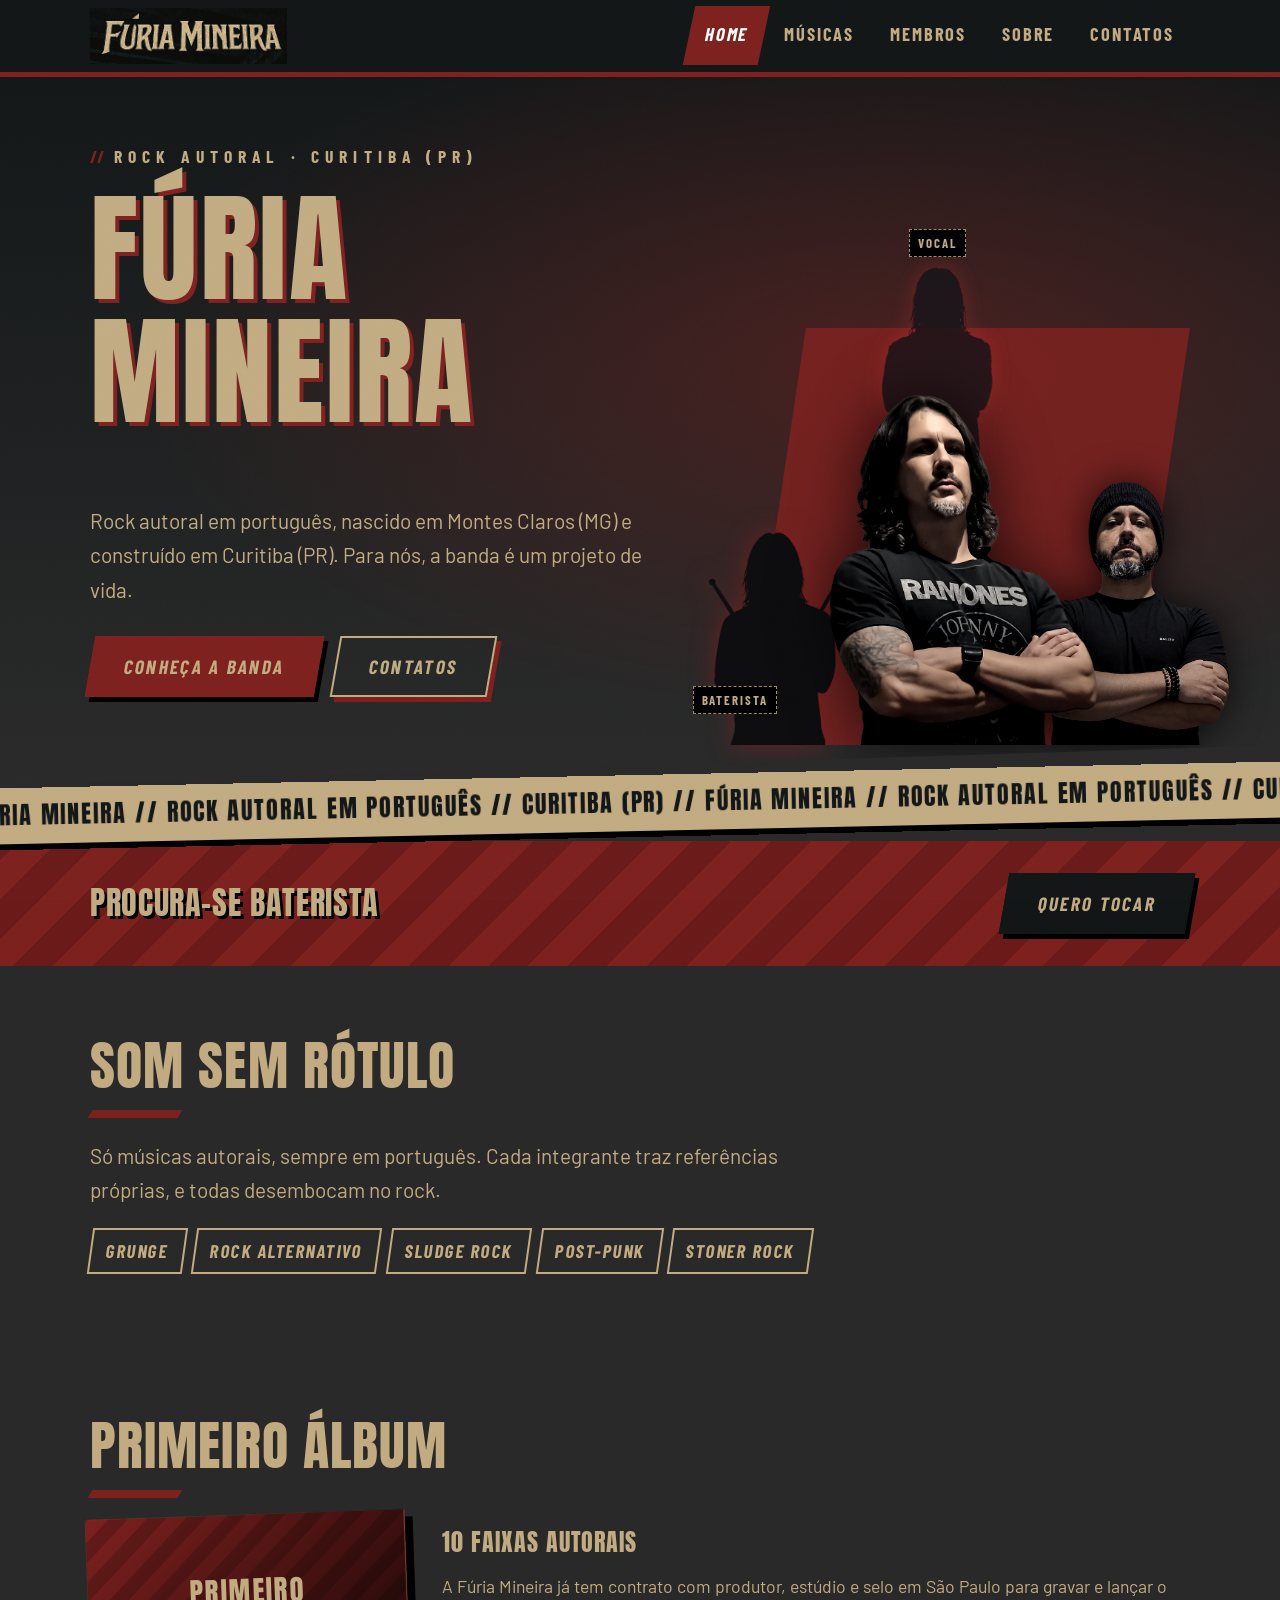
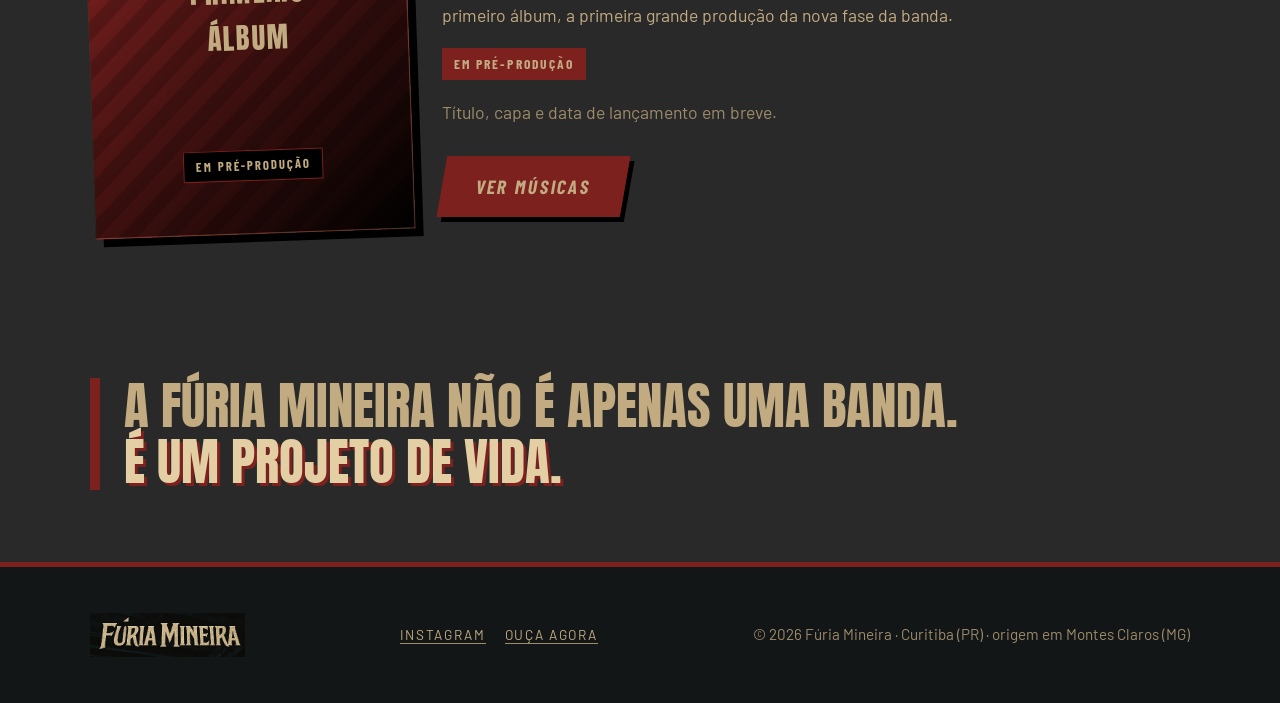
<file: index.html>
<!DOCTYPE html>
<html lang="pt-BR">
<head>
  <meta charset="UTF-8">
  <meta name="viewport" content="width=device-width, initial-scale=1">
  <title>Fúria Mineira – Rock autoral</title>
  <meta name="description" content="Fúria Mineira: banda autoral de rock em português, de Montes Claros (MG) para Curitiba (PR).">
  <meta name="theme-color" content="#121617">
  <link rel="icon" href="assets/logo.png">
  <link rel="preconnect" href="https://fonts.googleapis.com">
  <link rel="preconnect" href="https://fonts.gstatic.com" crossorigin>
  <link href="https://fonts.googleapis.com/css2?family=Anton&family=Barlow+Condensed:wght@600;700&family=Barlow:wght@400;600&display=swap" rel="stylesheet">
  <link rel="stylesheet" href="css/style.css?v=202610082353">
</head>
<body>
  <a class="skip" href="#conteudo">Pular para o conteúdo</a>
  <header class="site-header">
    <div class="container header-inner">
      <a class="logo" href="index.html" aria-label="Fúria Mineira – início"><img src="assets/logo.png" alt="Fúria Mineira"></a>
      <button class="menu-btn" aria-label="Abrir menu" aria-expanded="false">☰</button>
      <nav class="nav" aria-label="Principal">
        <a href="index.html" aria-current="page">Home</a>
        <a href="musicas.html">Músicas</a>
        <a href="membros.html">Membros</a>
        <a href="sobre.html">Sobre</a>
        <a href="contatos.html">Contatos</a>
      </nav>
    </div>
  </header>
  <main id="conteudo">
    <section class="hero"><div class="container hero-inner">
      <div class="hero-text">
        <p class="tag">Rock autoral · Curitiba (PR)</p>
        <h1>Fúria<br>Mineira</h1>
        <p class="lead">Rock autoral em português, nascido em Montes Claros (MG) e construído em Curitiba (PR). Para nós, a banda é um projeto de vida.</p>
        <div class="btn-row">
          <a class="btn" href="sobre.html">Conheça a banda</a>
          <a class="btn ghost" href="contatos.html">Contatos</a>
        </div>
      </div>
      <div class="hero-photo">
        <div class="sil sil-top"><img src="assets/silhueta-fundo.webp" alt="" width="423" height="545"><span class="ghost-tag">Vocal</span></div>
        <div class="sil sil-left"><img src="assets/silhueta-baterista.webp" alt="" width="438" height="524"><span class="ghost-tag">Baterista</span></div>
        <div class="sil sil-right real"><img src="assets/rodrigo-neres.webp" alt="Rodrigo Neres, guitarrista" width="700" height="987"></div>
        <img src="assets/alex-vitor.webp" alt="Alex Vitor, baixista e fundador da Fúria Mineira, ao lado do guitarrista Rodrigo Neres, com silhuetas do baterista e da vocalista ao fundo" width="1024" height="1024">
      </div>
    </div></section>

    <div class="ticker" aria-hidden="true"><span>Fúria Mineira // Rock autoral em português // Curitiba (PR) // Fúria Mineira // Rock autoral em português // Curitiba (PR) // Fúria Mineira // Rock autoral em português // Curitiba (PR) // Fúria Mineira // Rock autoral em português // Curitiba (PR) // </span></div>
    <div class="feature-strip"><div class="container">
      <h2>Procura-se baterista</h2>
      <a class="btn" href="contatos.html">Quero tocar</a>
    </div></div>

    <section class="section"><div class="container">
      <h2>Som sem rótulo</h2>
      <p class="lead">Só músicas autorais, sempre em português. Cada integrante traz referências próprias, e todas desembocam no rock.</p>
      <ul class="chips">
        <li>Grunge</li><li>Rock alternativo</li><li>Sludge rock</li><li>Post-punk</li><li>Stoner rock</li>
      </ul>
    </div></section>

    <section class="section"><div class="container">
      <h2>Primeiro álbum</h2>
      <div class="album-feature">
        <div class="cover">Primeiro<br>álbum<span class="badge">Em pré-produção</span></div>
        <div>
          <h3>10 faixas autorais</h3>
          <p>A Fúria Mineira já tem contrato com produtor, estúdio e selo em São Paulo para gravar e lançar o primeiro álbum, a primeira grande produção da nova fase da banda.</p>
          <p><span class="badge inline">Em pré-produção</span></p>
          <p class="muted">Título, capa e data de lançamento em breve.</p>
          <div class="btn-row"><a class="btn" href="musicas.html">Ver músicas</a></div>
        </div>
      </div>
    </div></section>

    <section class="section"><div class="container">
      <blockquote class="manifesto">A Fúria Mineira não é apenas uma banda.<br><strong>É um projeto de vida.</strong></blockquote>
    </div></section>
  </main>
  <footer class="site-footer">
    <div class="container footer-inner">
      <img src="assets/logo.png" alt="Fúria Mineira">
      <ul class="social">
        <li><a href="#">Instagram</a></li>
        <li><a href="https://offstep.link/126120597372" target="_blank" rel="noopener">Ouça agora</a></li>
      </ul>
      <p class="muted">© 2026 Fúria Mineira · Curitiba (PR) · origem em Montes Claros (MG)</p>
    </div>
  </footer>
  <script src="js/main.js?v=202610082353"></script>
</body>
</html>
</file>
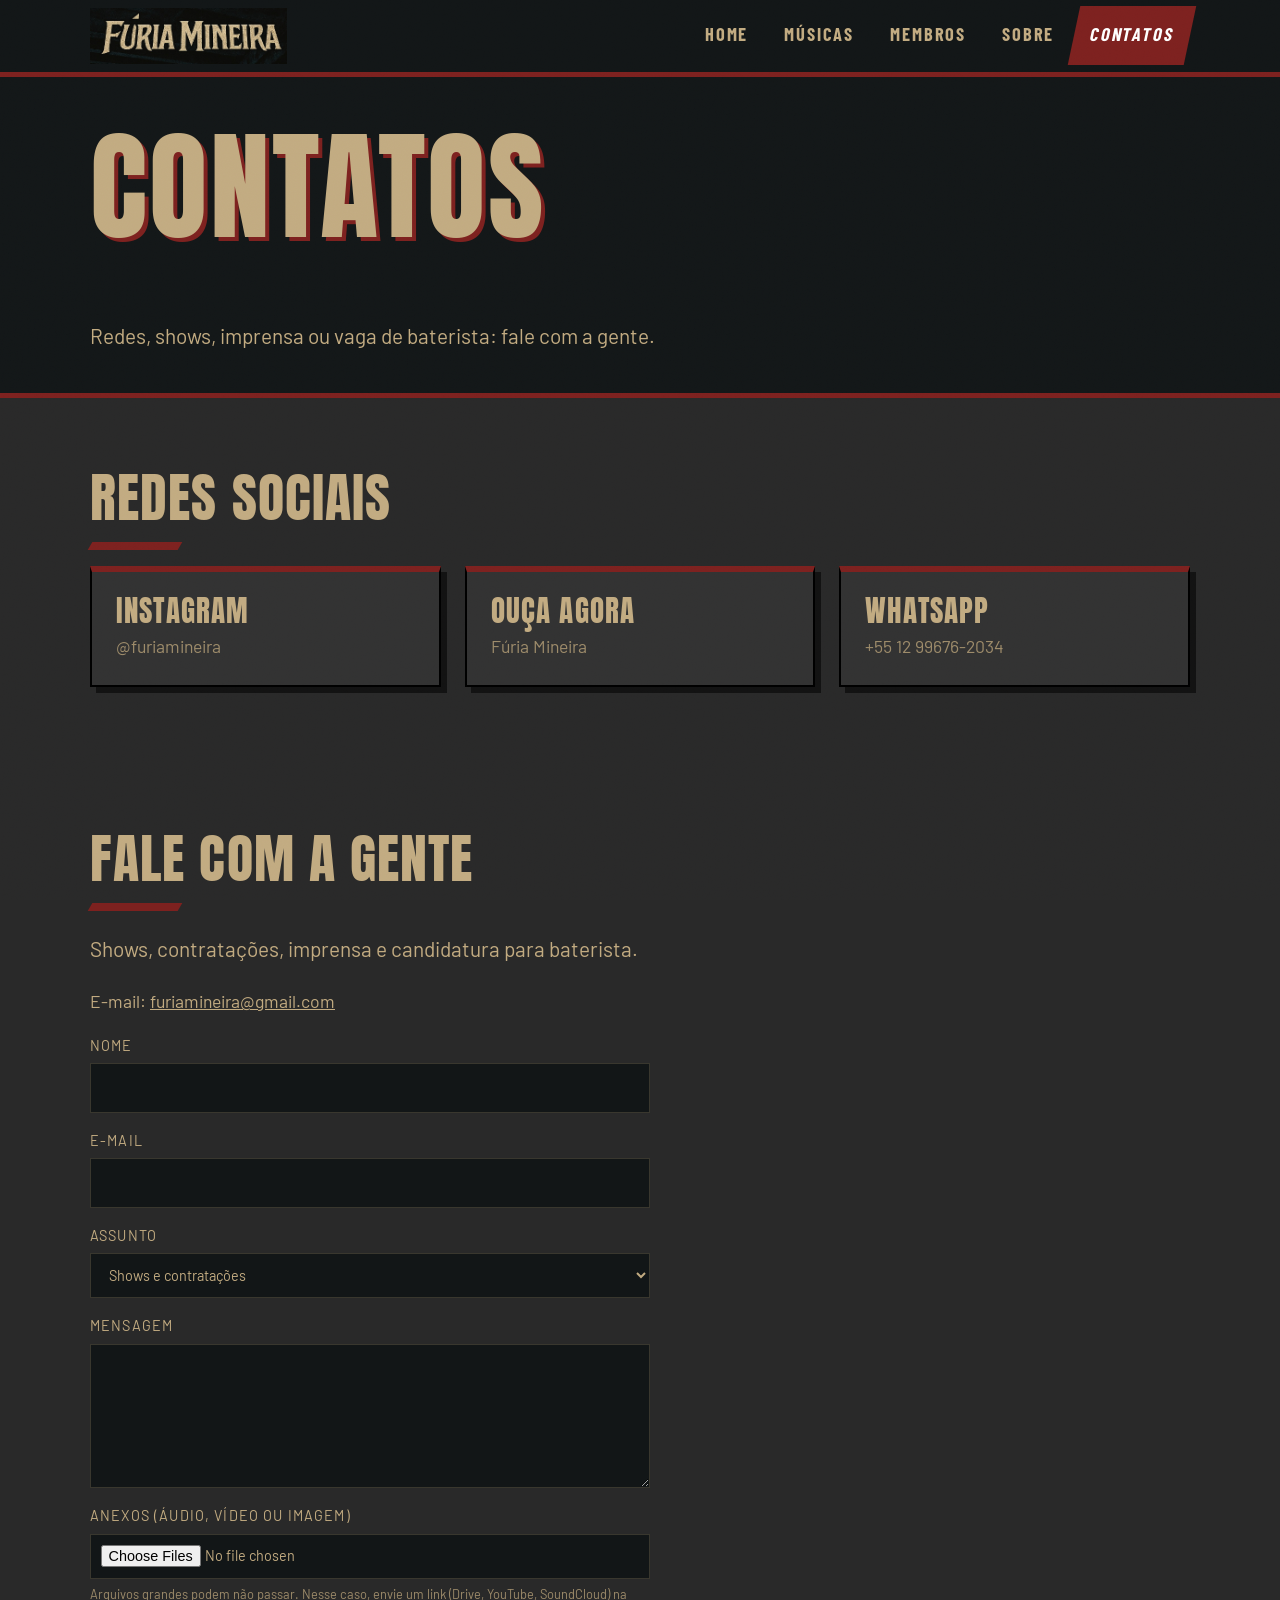
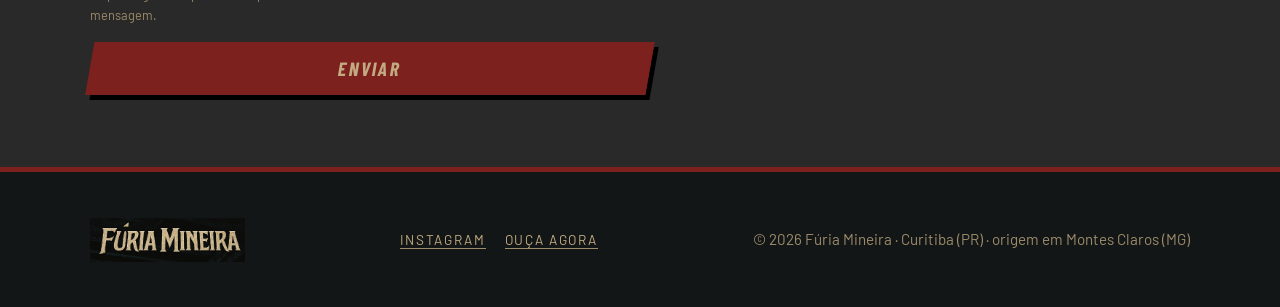
<file: contatos.html>
<!DOCTYPE html>
<html lang="pt-BR">
<head>
  <meta charset="UTF-8">
  <meta name="viewport" content="width=device-width, initial-scale=1">
  <title>Contatos – Fúria Mineira</title>
  <meta name="description" content="Redes sociais e contato da Fúria Mineira.">
  <meta name="theme-color" content="#121617">
  <link rel="icon" href="assets/logo.png">
  <link rel="preconnect" href="https://fonts.googleapis.com">
  <link rel="preconnect" href="https://fonts.gstatic.com" crossorigin>
  <link href="https://fonts.googleapis.com/css2?family=Anton&family=Barlow+Condensed:wght@600;700&family=Barlow:wght@400;600&display=swap" rel="stylesheet">
  <link rel="stylesheet" href="css/style.css?v=202610082353">
</head>
<body>
  <a class="skip" href="#conteudo">Pular para o conteúdo</a>
  <header class="site-header">
    <div class="container header-inner">
      <a class="logo" href="index.html" aria-label="Fúria Mineira – início"><img src="assets/logo.png" alt="Fúria Mineira"></a>
      <button class="menu-btn" aria-label="Abrir menu" aria-expanded="false">☰</button>
      <nav class="nav" aria-label="Principal">
        <a href="index.html">Home</a>
        <a href="musicas.html">Músicas</a>
        <a href="membros.html">Membros</a>
        <a href="sobre.html">Sobre</a>
        <a href="contatos.html" aria-current="page">Contatos</a>
      </nav>
    </div>
  </header>
  <main id="conteudo">
    <section class="page-title"><div class="container">
      <h1>Contatos</h1>
      <p class="lead">Redes, shows, imprensa ou vaga de baterista: fale com a gente.</p>
    </div></section>
    <section class="section"><div class="container">
      <h2>Redes sociais</h2>
      <div class="grid cols-3">
        <a class="card social-card" href="#"><h3>Instagram</h3><p class="muted">@furiamineira</p></a>
        <a class="card social-card" href="https://offstep.link/126120597372" target="_blank" rel="noopener"><h3>Ouça agora</h3><p class="muted">Fúria Mineira</p></a>
        <a class="card social-card" href="https://wa.me/5512996762034" target="_blank" rel="noopener"><h3>WhatsApp</h3><p class="muted">+55 12 99676-2034</p></a>
      </div>
    </div></section>
    <section class="section"><div class="container">
      <h2>Fale com a gente</h2>
      <p class="lead">Shows, contratações, imprensa e candidatura para baterista.</p>
      <p>E-mail: <a href="mailto:furiamineira@gmail.com">furiamineira@gmail.com</a></p>
      <p id="form-enviado" class="notice" hidden>Mensagem enviada! Obrigado pelo contato, respondemos em breve.</p>
      <form id="contato-form" action="https://formsubmit.co/furiamineira@gmail.com" method="POST" enctype="multipart/form-data">
        <input type="hidden" name="_subject" value="Contato pelo site da Fúria Mineira">
        <input type="hidden" name="_template" value="table">
        <input type="hidden" name="_captcha" value="false">
        <input type="hidden" name="_next" value="https://vincimaxmilian.github.io/furiamineira/contatos.html?enviado=1">
        <input type="text" name="_honey" style="display:none" tabindex="-1" autocomplete="off">
        <label>Nome<input type="text" name="nome" required></label>
        <label>E-mail<input type="email" name="email" required></label>
        <label>Assunto
          <select name="assunto"><option>Shows e contratações</option><option>Imprensa</option><option>Quero tocar (baterista)</option><option>Outro</option></select>
        </label>
        <label>Mensagem<textarea name="mensagem" rows="5" required></textarea></label>
        <label>Anexos (áudio, vídeo ou imagem)
          <input type="file" name="attachment" accept="audio/*,video/*,image/*" multiple>
          <span class="hint">Arquivos grandes podem não passar. Nesse caso, envie um link (Drive, YouTube, SoundCloud) na mensagem.</span>
        </label>
        <button class="btn" type="submit">Enviar</button>
      </form>
    </div></section>
  </main>
  <footer class="site-footer">
    <div class="container footer-inner">
      <img src="assets/logo.png" alt="Fúria Mineira">
      <ul class="social">
        <li><a href="#">Instagram</a></li>
        <li><a href="https://offstep.link/126120597372" target="_blank" rel="noopener">Ouça agora</a></li>
      </ul>
      <p class="muted">© 2026 Fúria Mineira · Curitiba (PR) · origem em Montes Claros (MG)</p>
    </div>
  </footer>
  <script src="js/main.js?v=202610082353"></script>
</body>
</html>
</file>
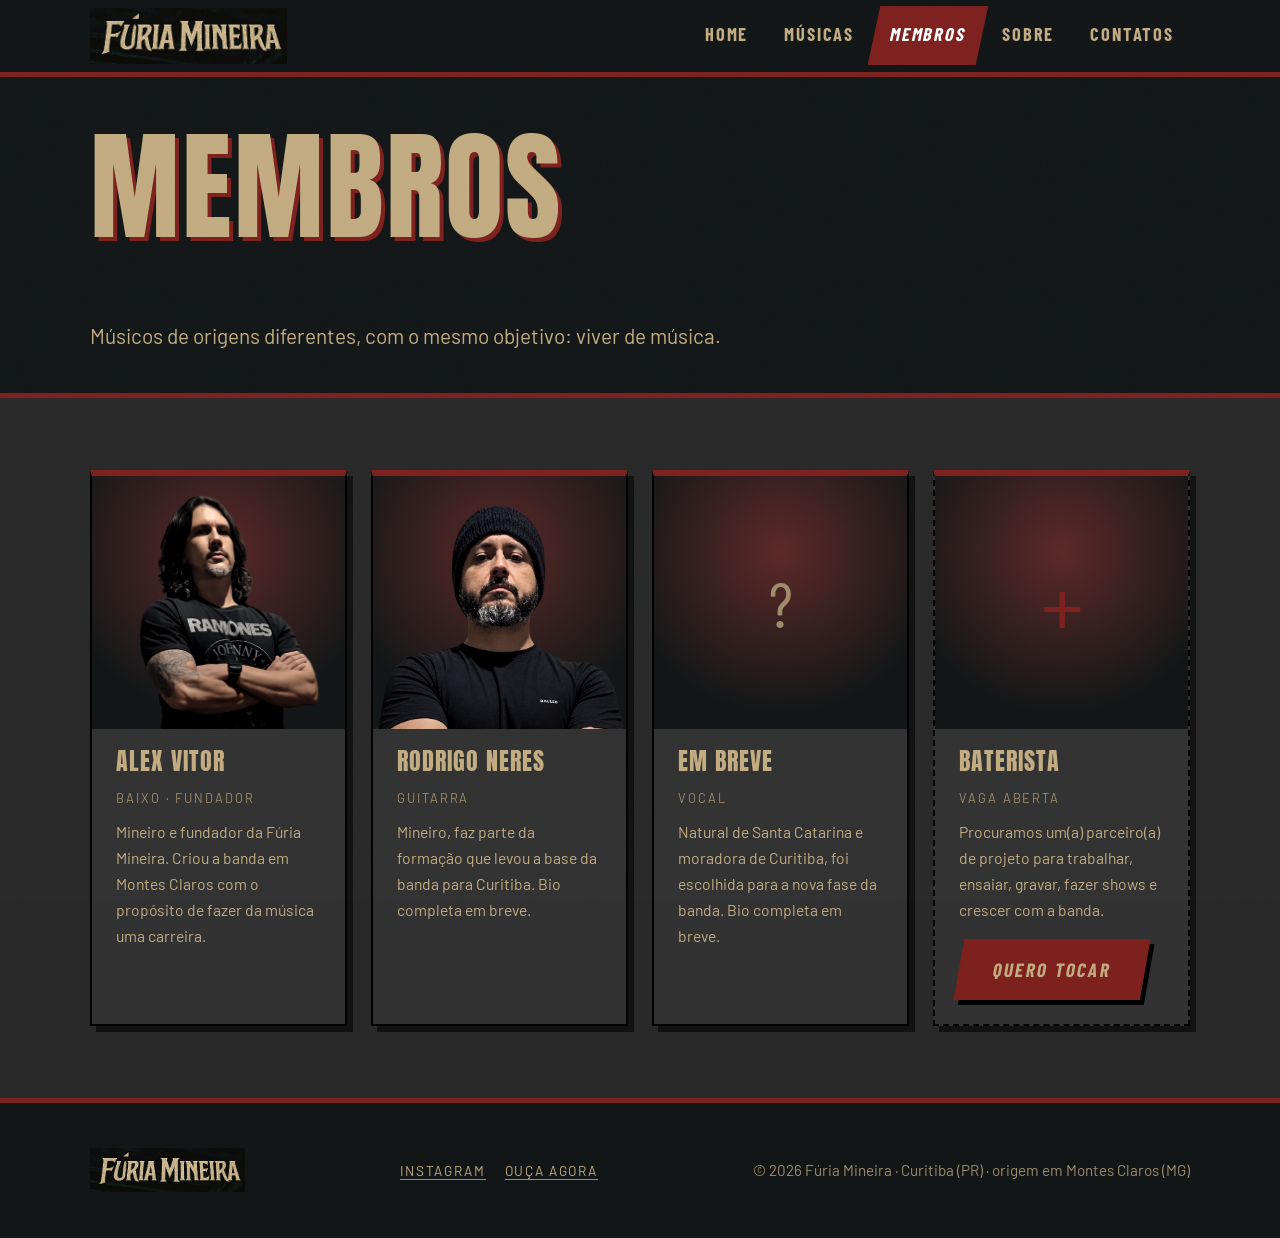
<file: membros.html>
<!DOCTYPE html>
<html lang="pt-BR">
<head>
  <meta charset="UTF-8">
  <meta name="viewport" content="width=device-width, initial-scale=1">
  <title>Membros – Fúria Mineira</title>
  <meta name="description" content="Integrantes da Fúria Mineira e vaga aberta para baterista.">
  <meta name="theme-color" content="#121617">
  <link rel="icon" href="assets/logo.png">
  <link rel="preconnect" href="https://fonts.googleapis.com">
  <link rel="preconnect" href="https://fonts.gstatic.com" crossorigin>
  <link href="https://fonts.googleapis.com/css2?family=Anton&family=Barlow+Condensed:wght@600;700&family=Barlow:wght@400;600&display=swap" rel="stylesheet">
  <link rel="stylesheet" href="css/style.css?v=202610082353">
</head>
<body>
  <a class="skip" href="#conteudo">Pular para o conteúdo</a>
  <header class="site-header">
    <div class="container header-inner">
      <a class="logo" href="index.html" aria-label="Fúria Mineira – início"><img src="assets/logo.png" alt="Fúria Mineira"></a>
      <button class="menu-btn" aria-label="Abrir menu" aria-expanded="false">☰</button>
      <nav class="nav" aria-label="Principal">
        <a href="index.html">Home</a>
        <a href="musicas.html">Músicas</a>
        <a href="membros.html" aria-current="page">Membros</a>
        <a href="sobre.html">Sobre</a>
        <a href="contatos.html">Contatos</a>
      </nav>
    </div>
  </header>
  <main id="conteudo">
    <section class="page-title"><div class="container">
      <h1>Membros</h1>
      <p class="lead">Músicos de origens diferentes, com o mesmo objetivo: viver de música.</p>
    </div></section>
    <section class="section"><div class="container"><div class="grid" style="grid-template-columns:repeat(auto-fit,minmax(250px,1fr))">
      <article class="member"><div class="member-photo"><img src="assets/alex-vitor.webp" alt="Alex Vitor, baixo · fundador" loading="lazy"></div><div class="member-body"><h3>Alex Vitor</h3><p class="role">Baixo · Fundador</p><p>Mineiro e fundador da Fúria Mineira. Criou a banda em Montes Claros com o propósito de fazer da música uma carreira.</p></div></article>
      <article class="member"><div class="member-photo"><img src="assets/rodrigo-neres.webp" alt="Rodrigo Neres, guitarra" loading="lazy"></div><div class="member-body"><h3>Rodrigo Neres</h3><p class="role">Guitarra</p><p>Mineiro, faz parte da formação que levou a base da banda para Curitiba. Bio completa em breve.</p></div></article>
      <article class="member"><div class="member-photo placeholder" aria-hidden="true">?</div><div class="member-body"><h3>Em breve</h3><p class="role">Vocal</p><p>Natural de Santa Catarina e moradora de Curitiba, foi escolhida para a nova fase da banda. Bio completa em breve.</p></div></article>
      <article class="member vacancy"><div class="member-photo placeholder" aria-hidden="true">+</div><div class="member-body"><h3>Baterista</h3><p class="role">Vaga aberta</p><p>Procuramos um(a) parceiro(a) de projeto para trabalhar, ensaiar, gravar, fazer shows e crescer com a banda.</p><p style="margin-top:1rem"><a class="btn" href="contatos.html">Quero tocar</a></p></div></article>
    </div></div></section>
  </main>
  <footer class="site-footer">
    <div class="container footer-inner">
      <img src="assets/logo.png" alt="Fúria Mineira">
      <ul class="social">
        <li><a href="#">Instagram</a></li>
        <li><a href="https://offstep.link/126120597372" target="_blank" rel="noopener">Ouça agora</a></li>
      </ul>
      <p class="muted">© 2026 Fúria Mineira · Curitiba (PR) · origem em Montes Claros (MG)</p>
    </div>
  </footer>
  <script src="js/main.js?v=202610082353"></script>
</body>
</html>
</file>
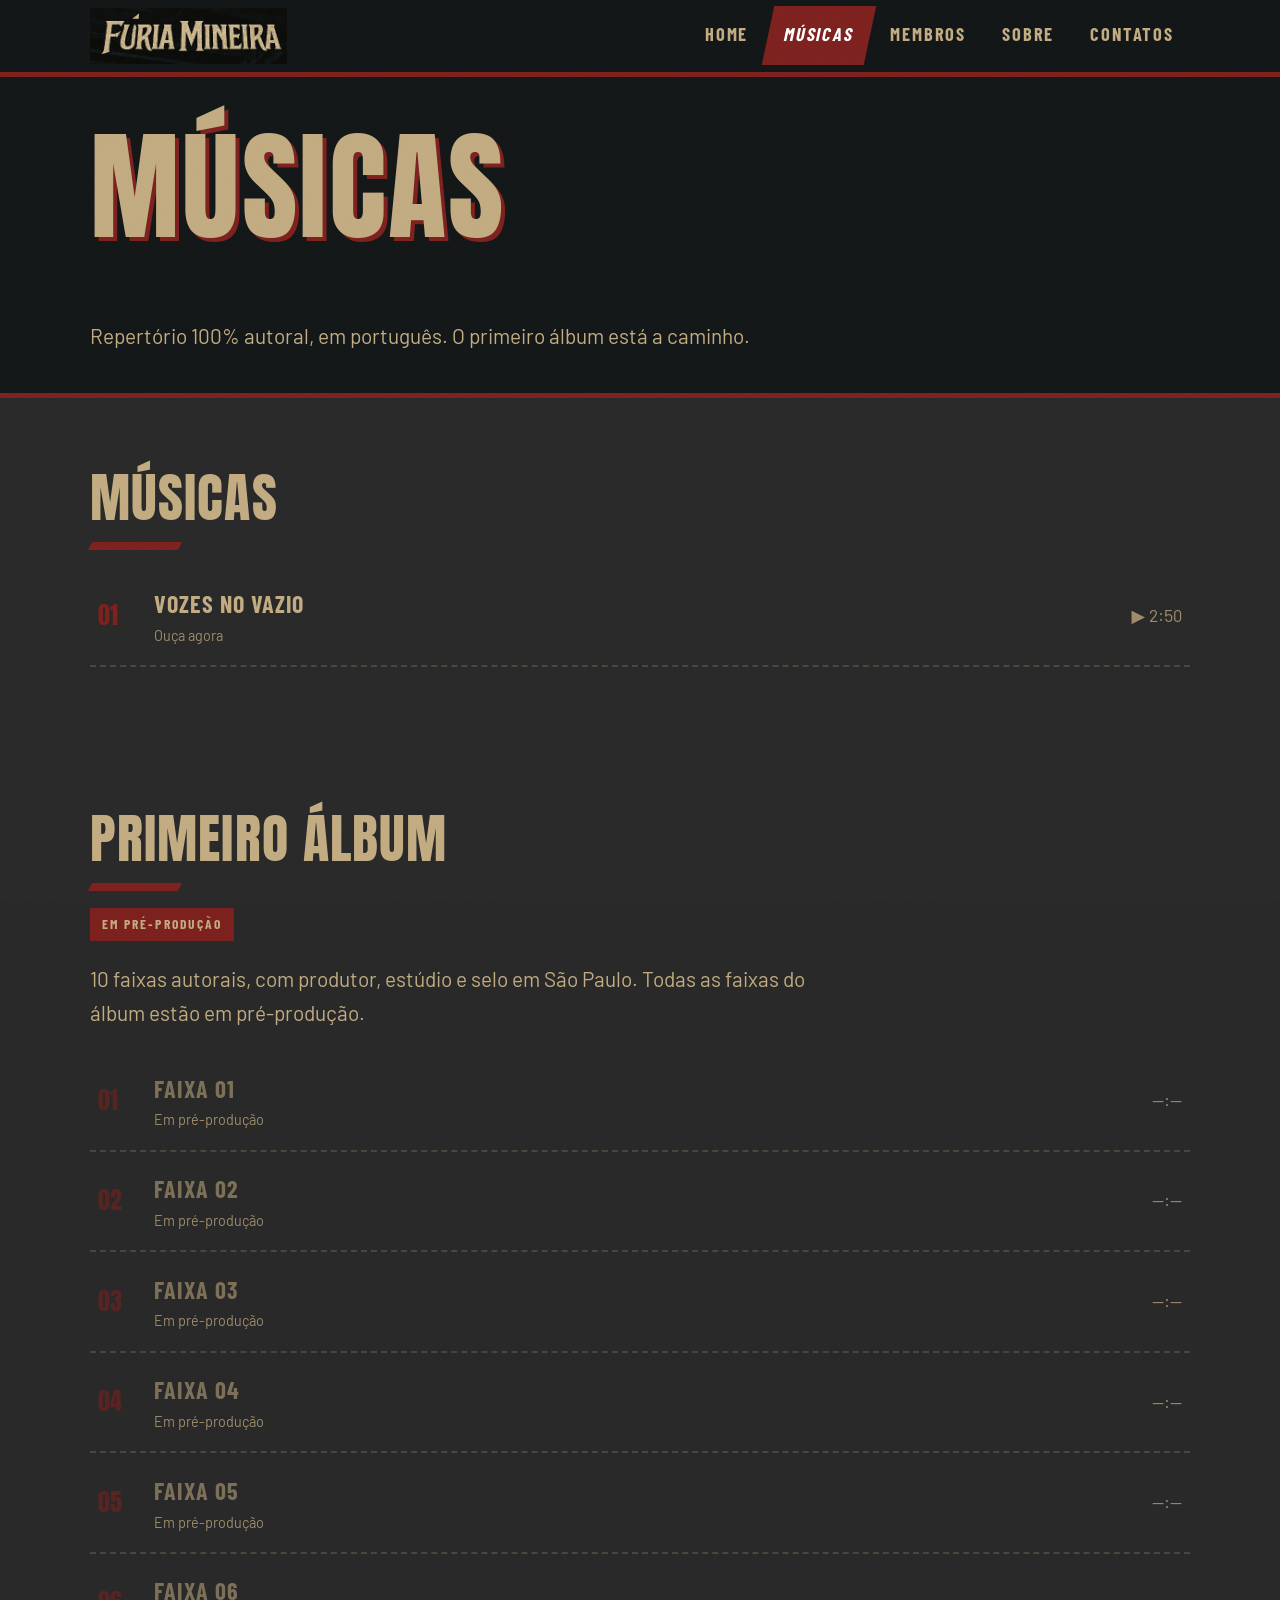
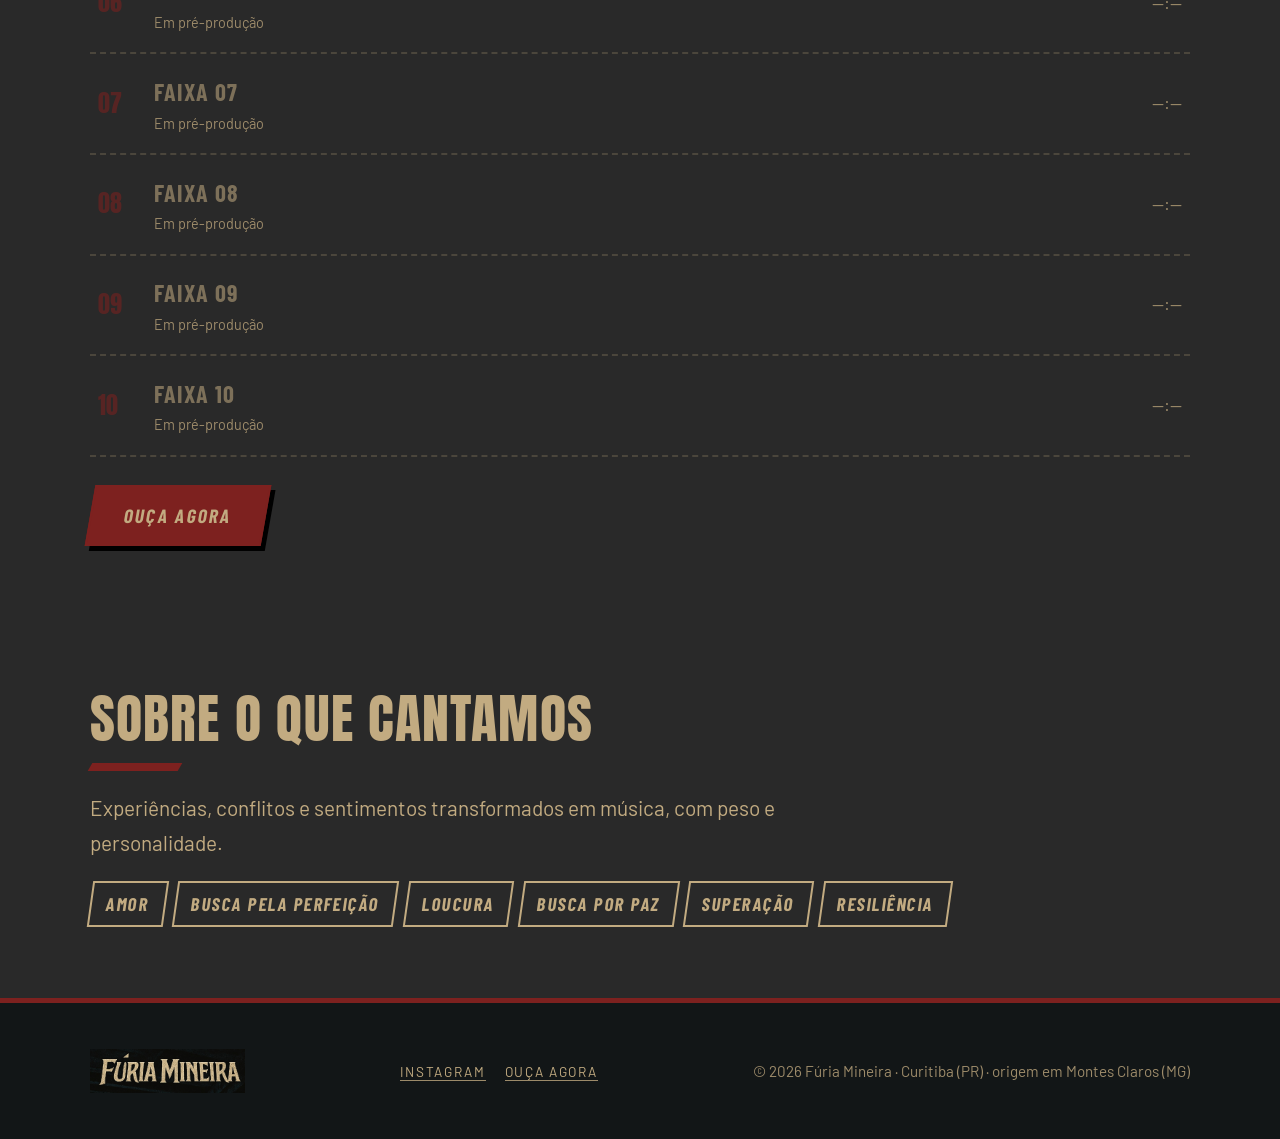
<file: musicas.html>
<!DOCTYPE html>
<html lang="pt-BR">
<head>
  <meta charset="UTF-8">
  <meta name="viewport" content="width=device-width, initial-scale=1">
  <title>Músicas – Fúria Mineira</title>
  <meta name="description" content="Músicas e primeiro álbum da Fúria Mineira.">
  <meta name="theme-color" content="#121617">
  <link rel="icon" href="assets/logo.png">
  <link rel="preconnect" href="https://fonts.googleapis.com">
  <link rel="preconnect" href="https://fonts.gstatic.com" crossorigin>
  <link href="https://fonts.googleapis.com/css2?family=Anton&family=Barlow+Condensed:wght@600;700&family=Barlow:wght@400;600&display=swap" rel="stylesheet">
  <link rel="stylesheet" href="css/style.css?v=202610082353">
</head>
<body>
  <a class="skip" href="#conteudo">Pular para o conteúdo</a>
  <header class="site-header">
    <div class="container header-inner">
      <a class="logo" href="index.html" aria-label="Fúria Mineira – início"><img src="assets/logo.png" alt="Fúria Mineira"></a>
      <button class="menu-btn" aria-label="Abrir menu" aria-expanded="false">☰</button>
      <nav class="nav" aria-label="Principal">
        <a href="index.html">Home</a>
        <a href="musicas.html" aria-current="page">Músicas</a>
        <a href="membros.html">Membros</a>
        <a href="sobre.html">Sobre</a>
        <a href="contatos.html">Contatos</a>
      </nav>
    </div>
  </header>
  <main id="conteudo">
    <section class="page-title"><div class="container">
      <h1>Músicas</h1>
      <p class="lead">Repertório 100% autoral, em português. O primeiro álbum está a caminho.</p>
    </div></section>
    <section class="section"><div class="container">
      <h2>Músicas</h2>
      <ol class="tracklist"><li class="link"><div><a class="title" href="https://offstep.link/126120597372" target="_blank" rel="noopener">Vozes no Vazio</a><span class="meta">Ouça agora</span></div><span class="time">▶ 2:50</span></li></ol>
    </div></section>
    <section class="section"><div class="container">
      <h2>Primeiro álbum</h2>
      <p><span class="badge inline">Em pré-produção</span></p>
      <p class="lead">10 faixas autorais, com produtor, estúdio e selo em São Paulo. Todas as faixas do álbum estão em pré-produção.</p>
      <ol class="tracklist"><li class="soon"><div><span class="title">Faixa 01</span><span class="meta">Em pré-produção</span></div><span class="time">--:--</span></li><li class="soon"><div><span class="title">Faixa 02</span><span class="meta">Em pré-produção</span></div><span class="time">--:--</span></li><li class="soon"><div><span class="title">Faixa 03</span><span class="meta">Em pré-produção</span></div><span class="time">--:--</span></li><li class="soon"><div><span class="title">Faixa 04</span><span class="meta">Em pré-produção</span></div><span class="time">--:--</span></li><li class="soon"><div><span class="title">Faixa 05</span><span class="meta">Em pré-produção</span></div><span class="time">--:--</span></li><li class="soon"><div><span class="title">Faixa 06</span><span class="meta">Em pré-produção</span></div><span class="time">--:--</span></li><li class="soon"><div><span class="title">Faixa 07</span><span class="meta">Em pré-produção</span></div><span class="time">--:--</span></li><li class="soon"><div><span class="title">Faixa 08</span><span class="meta">Em pré-produção</span></div><span class="time">--:--</span></li><li class="soon"><div><span class="title">Faixa 09</span><span class="meta">Em pré-produção</span></div><span class="time">--:--</span></li><li class="soon"><div><span class="title">Faixa 10</span><span class="meta">Em pré-produção</span></div><span class="time">--:--</span></li></ol>
      <div class="btn-row">
        <a class="btn" href="https://offstep.link/126120597372" target="_blank" rel="noopener">Ouça agora</a>
      </div>
    </div></section>
    <section class="section"><div class="container">
      <h2>Sobre o que cantamos</h2>
      <p class="lead">Experiências, conflitos e sentimentos transformados em música, com peso e personalidade.</p>
      <ul class="chips">
        <li>Amor</li><li>Busca pela perfeição</li><li>Loucura</li><li>Busca por paz</li><li>Superação</li><li>Resiliência</li>
      </ul>
    </div></section>
  </main>
  <footer class="site-footer">
    <div class="container footer-inner">
      <img src="assets/logo.png" alt="Fúria Mineira">
      <ul class="social">
        <li><a href="#">Instagram</a></li>
        <li><a href="https://offstep.link/126120597372" target="_blank" rel="noopener">Ouça agora</a></li>
      </ul>
      <p class="muted">© 2026 Fúria Mineira · Curitiba (PR) · origem em Montes Claros (MG)</p>
    </div>
  </footer>
  <script src="js/main.js?v=202610082353"></script>
</body>
</html>
</file>
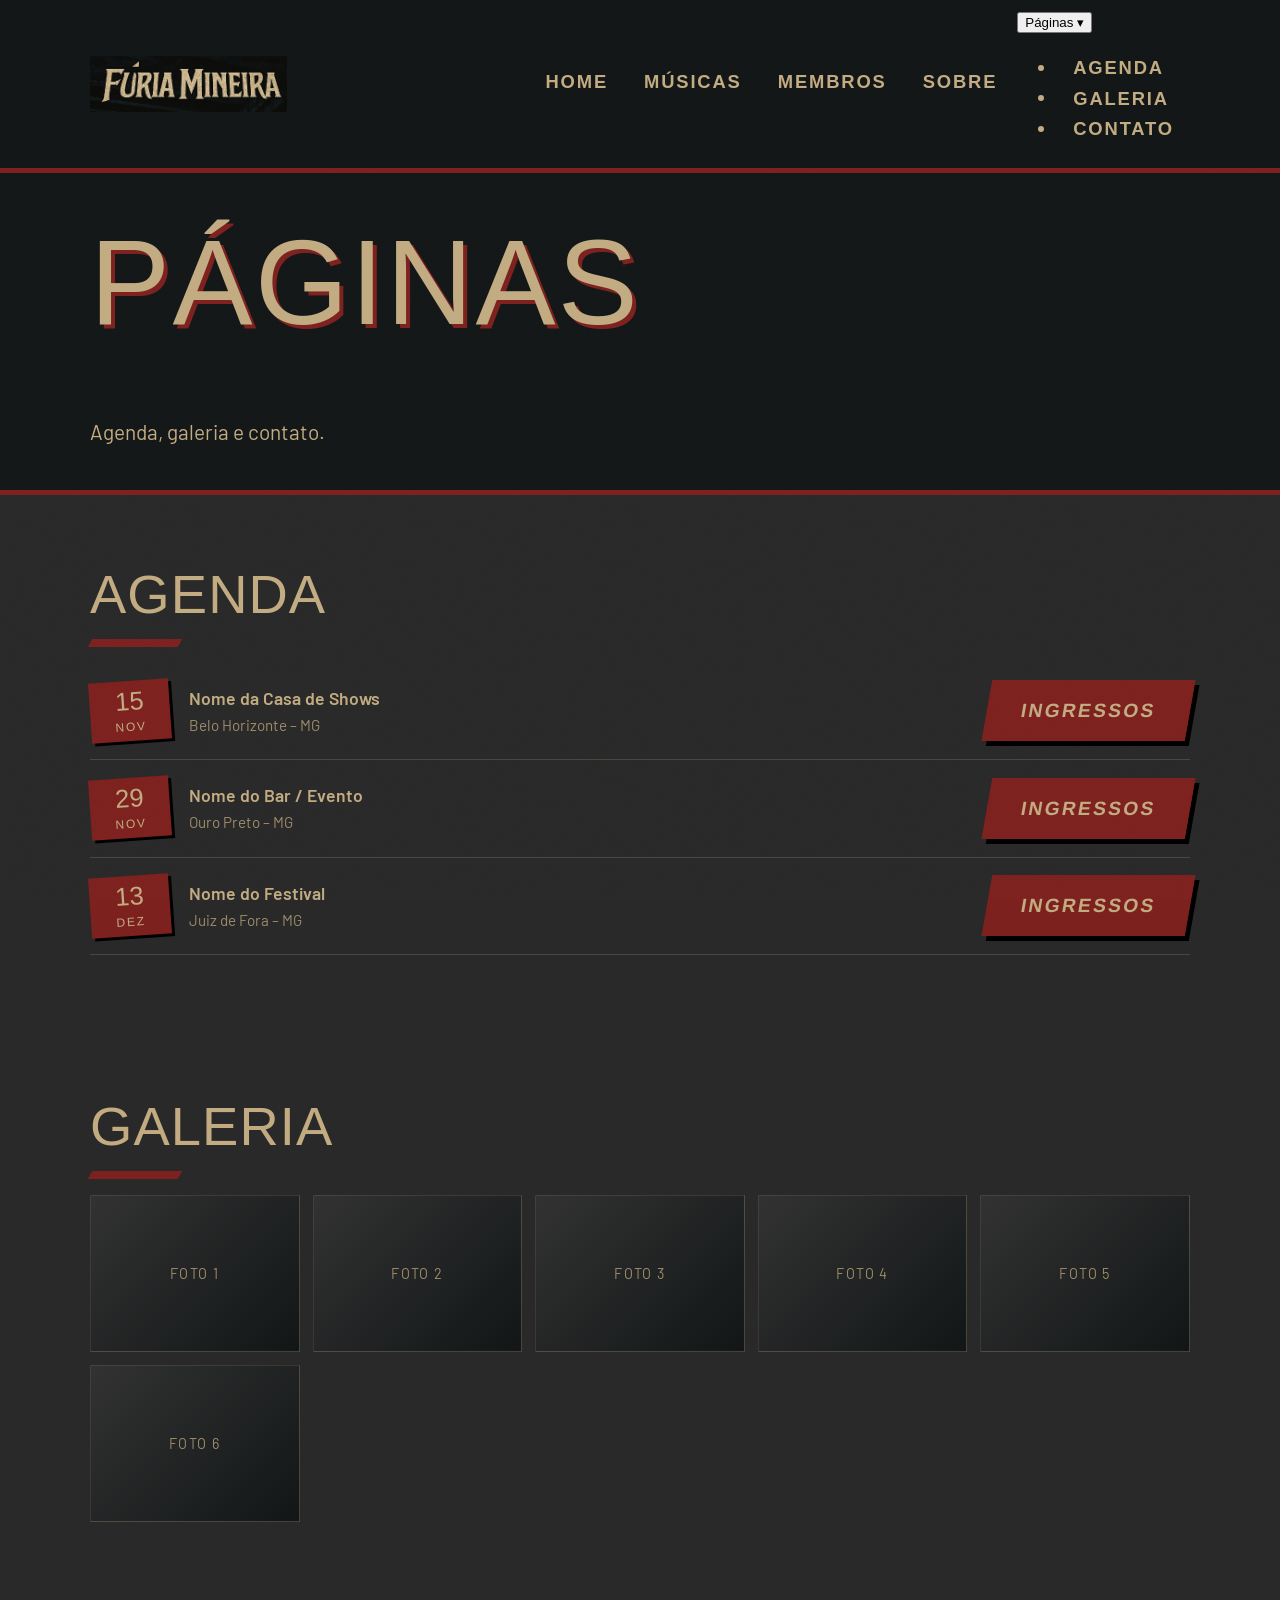
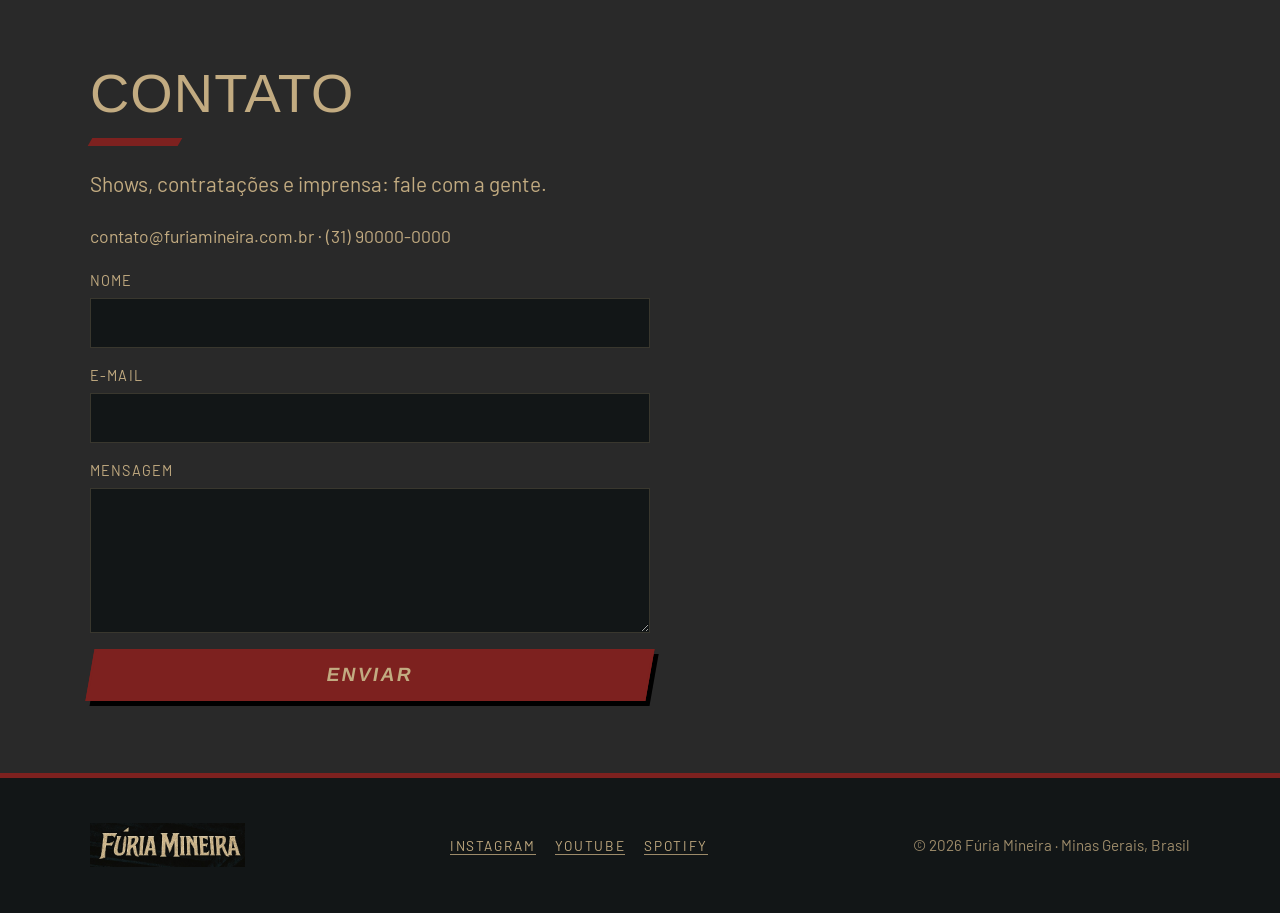
<file: paginas.html>
<!DOCTYPE html>
<html lang="pt-BR">
<head>
  <meta charset="UTF-8">
  <meta name="viewport" content="width=device-width, initial-scale=1">
  <title>Páginas – Fúria Mineira</title>
  <meta name="description" content="Agenda de shows, galeria e contato da Fúria Mineira.">
  <meta name="theme-color" content="#121617">
  <link rel="icon" href="assets/logo.png">
  <link rel="preconnect" href="https://fonts.googleapis.com">
  <link rel="preconnect" href="https://fonts.gstatic.com" crossorigin>
  <link href="https://fonts.googleapis.com/css2?family=Barlow:wght@400;600&family=Cinzel:wght@700&display=swap" rel="stylesheet">
  <link rel="stylesheet" href="css/style.css">
</head>
<body>
  <a class="skip" href="#conteudo">Pular para o conteúdo</a>
  <header class="site-header">
    <div class="container header-inner">
      <a class="logo" href="index.html" aria-label="Fúria Mineira – início"><img src="assets/logo.png" alt="Fúria Mineira"></a>
      <button class="menu-btn" aria-label="Abrir menu" aria-expanded="false">☰</button>
      <nav class="nav" aria-label="Principal">
        <a href="index.html">Home</a>
        <a href="musicas.html">Músicas</a>
        <a href="membros.html">Membros</a>
        <a href="sobre.html">Sobre</a>
        <div class="dropdown current">
          <button class="dropdown-toggle" aria-expanded="false" aria-haspopup="true">Páginas ▾</button>
          <ul class="dropdown-menu">
            <li><a href="paginas.html#agenda">Agenda</a></li>
            <li><a href="paginas.html#galeria">Galeria</a></li>
            <li><a href="paginas.html#contato">Contato</a></li>
          </ul>
        </div>
      </nav>
    </div>
  </header>
  <main id="conteudo">
    <section class="page-title"><div class="container">
      <h1>Páginas</h1>
      <p class="lead">Agenda, galeria e contato.</p>
    </div></section>
    <section class="section" id="agenda"><div class="container">
      <h2>Agenda</h2>
      <ul class="shows">
        <li><div class="date"><b>15</b><span>Nov</span></div><div><span class="where">Nome da Casa de Shows</span><span class="city">Belo Horizonte – MG</span></div><a class="btn" href="#">Ingressos</a></li>
        <li><div class="date"><b>29</b><span>Nov</span></div><div><span class="where">Nome do Bar / Evento</span><span class="city">Ouro Preto – MG</span></div><a class="btn" href="#">Ingressos</a></li>
        <li><div class="date"><b>13</b><span>Dez</span></div><div><span class="where">Nome do Festival</span><span class="city">Juiz de Fora – MG</span></div><a class="btn" href="#">Ingressos</a></li>
      </ul>
    </div></section>
    <section class="section" id="galeria"><div class="container">
      <h2>Galeria</h2>
      <div class="gallery"><div>Foto 1</div><div>Foto 2</div><div>Foto 3</div><div>Foto 4</div><div>Foto 5</div><div>Foto 6</div></div>
    </div></section>
    <section class="section" id="contato"><div class="container">
      <h2>Contato</h2>
      <p class="lead">Shows, contratações e imprensa: fale com a gente.</p>
      <p>contato@furiamineira.com.br · (31) 90000-0000</p>
      <form id="contato-form">
        <label>Nome<input type="text" name="nome" required></label>
        <label>E-mail<input type="email" name="email" required></label>
        <label>Mensagem<textarea name="mensagem" rows="5" required></textarea></label>
        <button class="btn" type="submit">Enviar</button>
        <p id="form-ok" hidden>Mensagem enviada! (formulário de demonstração)</p>
      </form>
    </div></section>
  </main>
  <footer class="site-footer">
    <div class="container footer-inner">
      <img src="assets/logo.png" alt="Fúria Mineira">
      <ul class="social">
        <li><a href="#">Instagram</a></li>
        <li><a href="#">YouTube</a></li>
        <li><a href="#">Spotify</a></li>
      </ul>
      <p class="muted">© 2026 Fúria Mineira · Minas Gerais, Brasil</p>
    </div>
  </footer>
  <script src="js/main.js"></script>
</body>
</html>
</file>
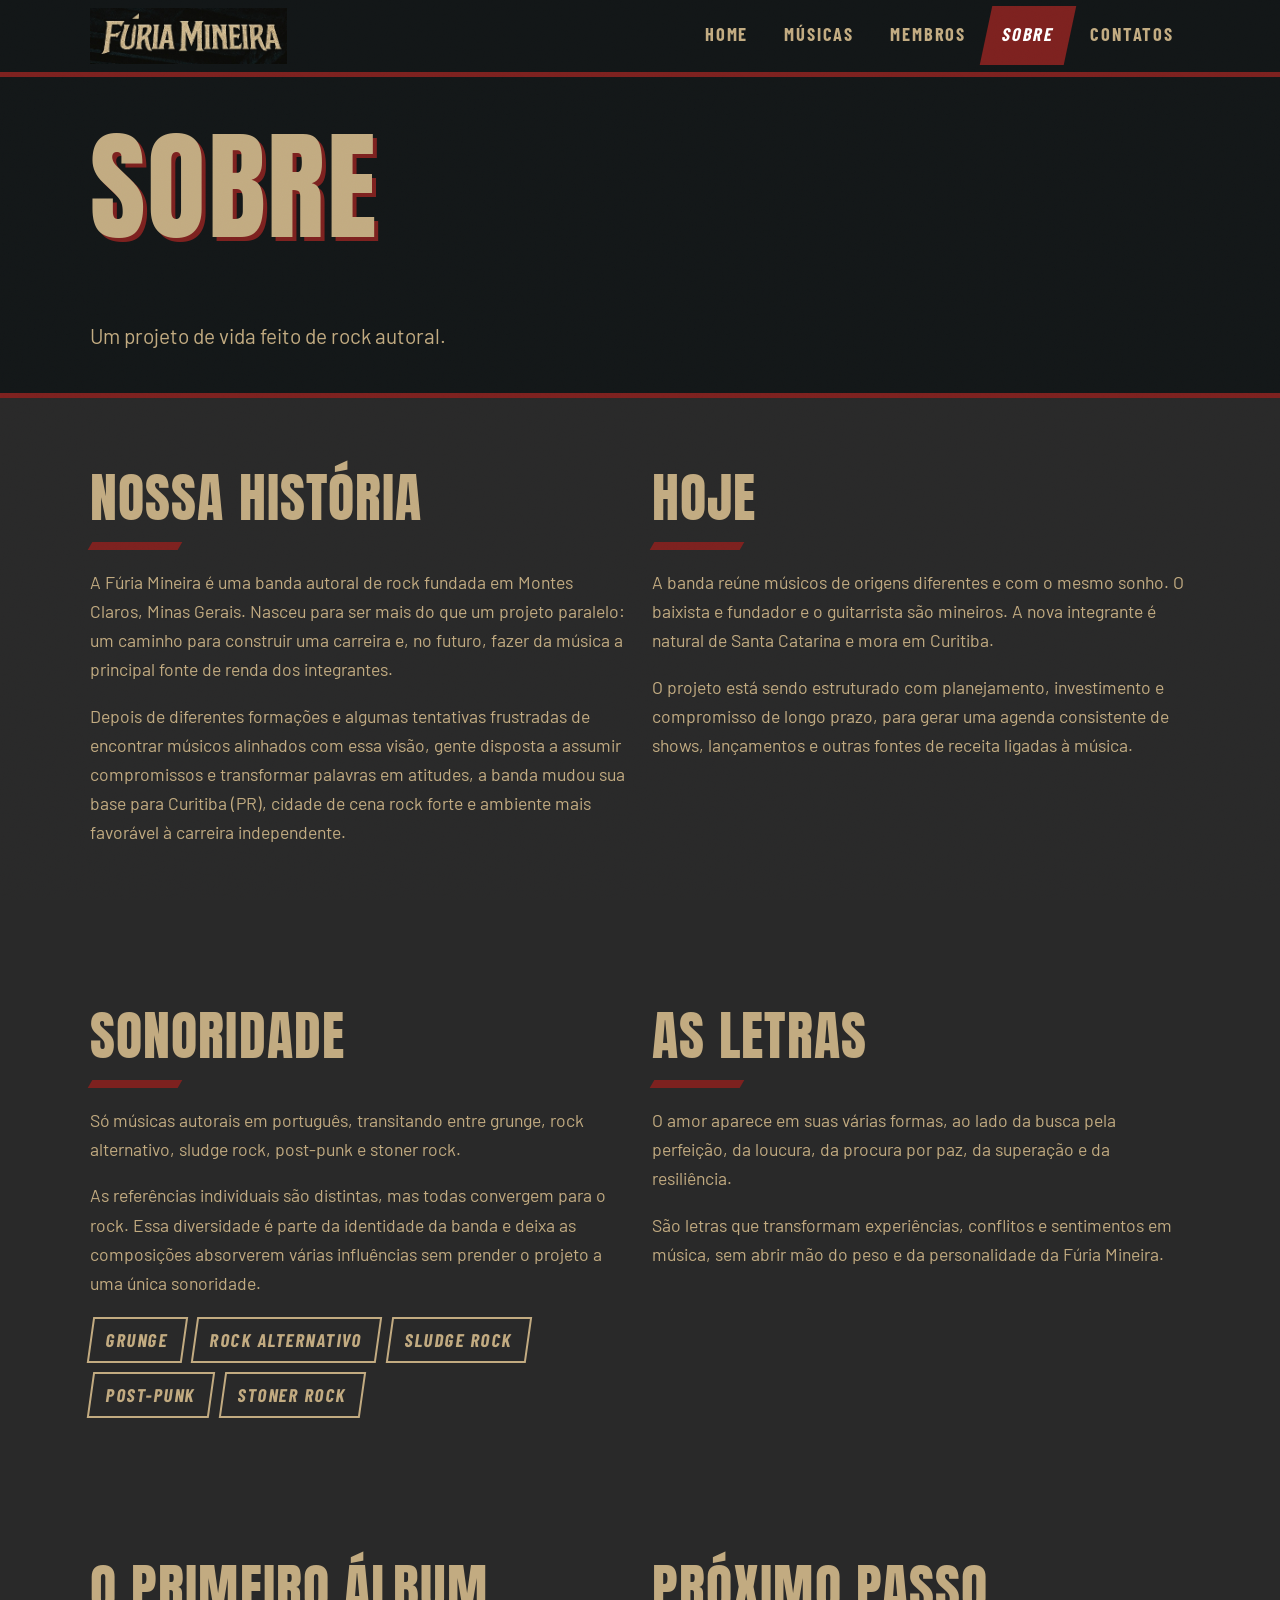
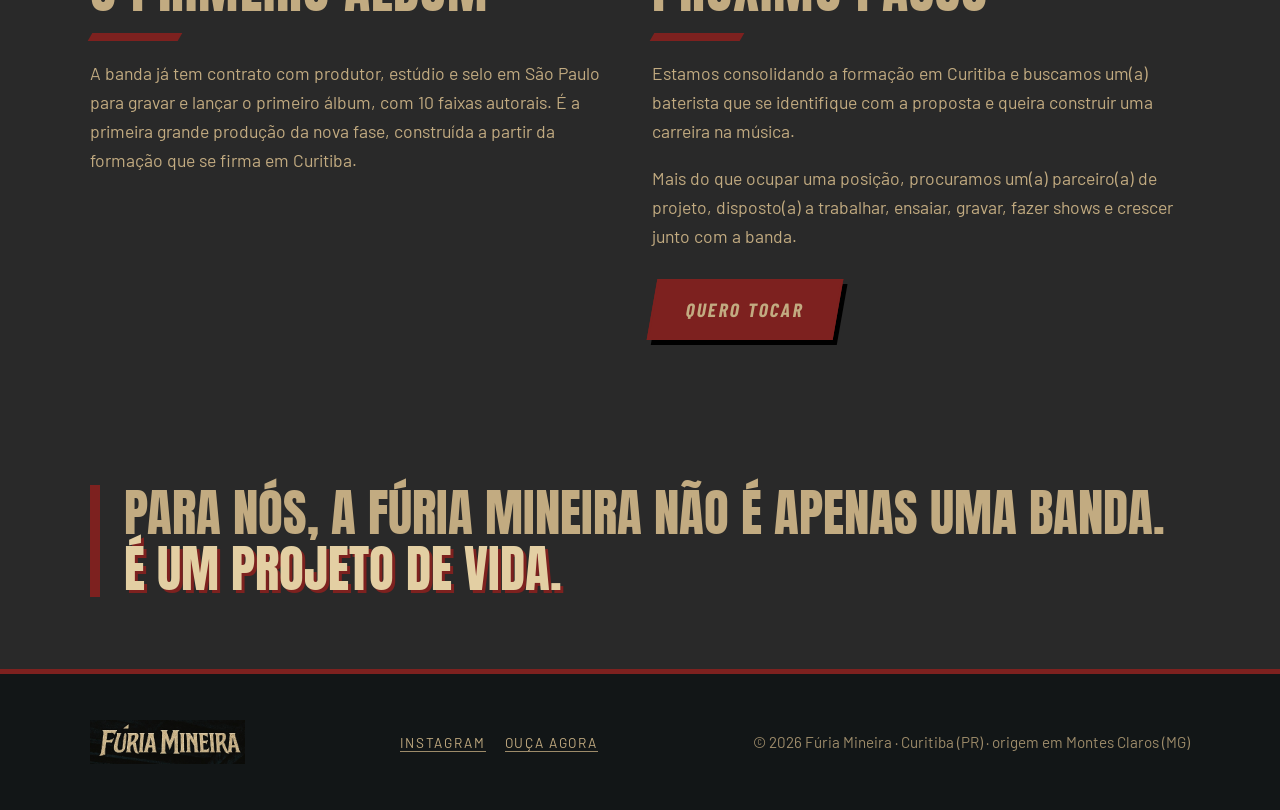
<file: sobre.html>
<!DOCTYPE html>
<html lang="pt-BR">
<head>
  <meta charset="UTF-8">
  <meta name="viewport" content="width=device-width, initial-scale=1">
  <title>Sobre – Fúria Mineira</title>
  <meta name="description" content="História, sonoridade, letras e próximos passos da Fúria Mineira.">
  <meta name="theme-color" content="#121617">
  <link rel="icon" href="assets/logo.png">
  <link rel="preconnect" href="https://fonts.googleapis.com">
  <link rel="preconnect" href="https://fonts.gstatic.com" crossorigin>
  <link href="https://fonts.googleapis.com/css2?family=Anton&family=Barlow+Condensed:wght@600;700&family=Barlow:wght@400;600&display=swap" rel="stylesheet">
  <link rel="stylesheet" href="css/style.css?v=202610082353">
</head>
<body>
  <a class="skip" href="#conteudo">Pular para o conteúdo</a>
  <header class="site-header">
    <div class="container header-inner">
      <a class="logo" href="index.html" aria-label="Fúria Mineira – início"><img src="assets/logo.png" alt="Fúria Mineira"></a>
      <button class="menu-btn" aria-label="Abrir menu" aria-expanded="false">☰</button>
      <nav class="nav" aria-label="Principal">
        <a href="index.html">Home</a>
        <a href="musicas.html">Músicas</a>
        <a href="membros.html">Membros</a>
        <a href="sobre.html" aria-current="page">Sobre</a>
        <a href="contatos.html">Contatos</a>
      </nav>
    </div>
  </header>
  <main id="conteudo">
    <section class="page-title"><div class="container">
      <h1>Sobre</h1>
      <p class="lead">Um projeto de vida feito de rock autoral.</p>
    </div></section>
    <section class="section"><div class="container grid cols-2">
      <div>
        <h2>Nossa história</h2>
        <p>A Fúria Mineira é uma banda autoral de rock fundada em Montes Claros, Minas Gerais. Nasceu para ser mais do que um projeto paralelo: um caminho para construir uma carreira e, no futuro, fazer da música a principal fonte de renda dos integrantes.</p>
        <p>Depois de diferentes formações e algumas tentativas frustradas de encontrar músicos alinhados com essa visão, gente disposta a assumir compromissos e transformar palavras em atitudes, a banda mudou sua base para Curitiba (PR), cidade de cena rock forte e ambiente mais favorável à carreira independente.</p>
      </div>
      <div>
        <h2>Hoje</h2>
        <p>A banda reúne músicos de origens diferentes e com o mesmo sonho. O baixista e fundador e o guitarrista são mineiros. A nova integrante é natural de Santa Catarina e mora em Curitiba.</p>
        <p>O projeto está sendo estruturado com planejamento, investimento e compromisso de longo prazo, para gerar uma agenda consistente de shows, lançamentos e outras fontes de receita ligadas à música.</p>
      </div>
    </div></section>

    <section class="section"><div class="container grid cols-2">
      <div>
        <h2>Sonoridade</h2>
        <p>Só músicas autorais em português, transitando entre grunge, rock alternativo, sludge rock, post-punk e stoner rock.</p>
        <p>As referências individuais são distintas, mas todas convergem para o rock. Essa diversidade é parte da identidade da banda e deixa as composições absorverem várias influências sem prender o projeto a uma única sonoridade.</p>
        <ul class="chips">
          <li>Grunge</li><li>Rock alternativo</li><li>Sludge rock</li><li>Post-punk</li><li>Stoner rock</li>
        </ul>
      </div>
      <div>
        <h2>As letras</h2>
        <p>O amor aparece em suas várias formas, ao lado da busca pela perfeição, da loucura, da procura por paz, da superação e da resiliência.</p>
        <p>São letras que transformam experiências, conflitos e sentimentos em música, sem abrir mão do peso e da personalidade da Fúria Mineira.</p>
      </div>
    </div></section>

    <section class="section"><div class="container grid cols-2">
      <div>
        <h2>O primeiro álbum</h2>
        <p>A banda já tem contrato com produtor, estúdio e selo em São Paulo para gravar e lançar o primeiro álbum, com 10 faixas autorais. É a primeira grande produção da nova fase, construída a partir da formação que se firma em Curitiba.</p>
      </div>
      <div>
        <h2>Próximo passo</h2>
        <p>Estamos consolidando a formação em Curitiba e buscamos um(a) baterista que se identifique com a proposta e queira construir uma carreira na música.</p>
        <p>Mais do que ocupar uma posição, procuramos um(a) parceiro(a) de projeto, disposto(a) a trabalhar, ensaiar, gravar, fazer shows e crescer junto com a banda.</p>
        <div class="btn-row"><a class="btn" href="contatos.html">Quero tocar</a></div>
      </div>
    </div></section>

    <section class="section"><div class="container">
      <blockquote class="manifesto">Para nós, a Fúria Mineira não é apenas uma banda.<br><strong>É um projeto de vida.</strong></blockquote>
    </div></section>
  </main>
  <footer class="site-footer">
    <div class="container footer-inner">
      <img src="assets/logo.png" alt="Fúria Mineira">
      <ul class="social">
        <li><a href="#">Instagram</a></li>
        <li><a href="https://offstep.link/126120597372" target="_blank" rel="noopener">Ouça agora</a></li>
      </ul>
      <p class="muted">© 2026 Fúria Mineira · Curitiba (PR) · origem em Montes Claros (MG)</p>
    </div>
  </footer>
  <script src="js/main.js?v=202610082353"></script>
</body>
</html>
</file>
<file: css/style.css>
:root {
  --accent: #7d211f;
  --accent-hover: #982826;
  --bg: #292929;
  --bg-deep: #121617; /* mesmo tom do fundo do logo */
  --bg-card: #323232;
  --text: #c2ab81;
  --text-dim: #9d8b6a;
  --line: rgba(194, 171, 129, 0.22);
  --maxw: 1100px;
}

*, *::before, *::after { box-sizing: border-box; }
html { scroll-behavior: smooth; }

body {
  margin: 0;
  background: var(--bg);
  color: var(--text);
  font-family: "Barlow", system-ui, -apple-system, "Segoe UI", Roboto, sans-serif;
  font-size: 1.05rem;
  line-height: 1.65;
}

h1, h2, h3 {
  font-family: "Barlow Condensed", "Arial Narrow", sans-serif;
  font-weight: 700;
  line-height: 1.15;
  letter-spacing: .04em;
  text-transform: uppercase;
  margin: 0 0 .6em;
}
h1 { font-size: clamp(2rem, 6vw, 3.6rem); }
h2 { font-size: clamp(1.5rem, 4vw, 2.2rem); }
h3 { font-size: 1.15rem; }

a { color: var(--text); }
img { max-width: 100%; height: auto; display: block; }
.container { width: min(100% - 2rem, var(--maxw)); margin-inline: auto; }
.section { padding: 4rem 0; }
.section + .section { border-top: 1px solid var(--line); }
.lead { font-size: 1.2rem; max-width: 60ch; }
.muted { color: var(--text-dim); }

.skip { position: absolute; left: -999px; }
.skip:focus { left: 1rem; top: 1rem; background: var(--accent); padding: .5rem 1rem; z-index: 99; }
:focus-visible { outline: 2px solid var(--text); outline-offset: 3px; }

/* ---------- Header ---------- */
.site-header {
  background: var(--bg-deep);
  border-bottom: 3px solid var(--accent);
  position: sticky; top: 0; z-index: 50;
}
.header-inner { display: flex; align-items: center; justify-content: space-between; gap: 1rem; padding: .4rem 0; }
.logo img { height: 56px; width: auto; }

.nav { display: flex; align-items: center; gap: .25rem; }
.nav a {
  font: inherit; font-family: "Barlow Condensed", "Arial Narrow", sans-serif; font-weight: 700;
  font-size: .85rem; letter-spacing: .12em; text-transform: uppercase;
  color: var(--text); text-decoration: none; background: none; border: 0;
  padding: .7rem .9rem; cursor: pointer; border-bottom: 3px solid transparent;
}
.nav a:hover:hover { color: #e3cfa3; }
.nav a[aria-current="page"] { border-bottom-color: var(--accent); color: #e3cfa3; }


.menu-btn { display: none; background: none; border: 1px solid var(--line); color: var(--text); padding: .5rem .8rem; font-size: 1.3rem; cursor: pointer; line-height: 1; }

@media (max-width: 820px) {
  .menu-btn { display: block; }
  .nav { display: none; position: absolute; left: 0; right: 0; top: 100%; background: var(--bg-deep); flex-direction: column; align-items: stretch; border-bottom: 3px solid var(--accent); padding: .5rem 1rem 1rem; }
  .nav.open { display: flex; }
  .nav a { text-align: left; width: 100%; border-bottom: 1px solid var(--line); }
}

/* ---------- Botões ---------- */
.btn {
  display: inline-block; background: var(--accent); color: var(--text); text-decoration: none;
  font-family: "Barlow Condensed", "Arial Narrow", sans-serif; font-weight: 700; letter-spacing: .12em; text-transform: uppercase; font-size: .9rem;
  padding: .85rem 1.6rem; border: 2px solid var(--accent); cursor: pointer; transition: background .15s;
}
.btn:hover { background: var(--accent-hover); border-color: var(--accent-hover); }
.btn.ghost { background: transparent; border-color: var(--text); }
.btn.ghost:hover { background: var(--text); color: var(--bg); }
.btn-row { display: flex; flex-wrap: wrap; gap: 1rem; margin-top: 1.8rem; }

/* ---------- Hero ---------- */
.hero {
  background:
    radial-gradient(ellipse at 70% 40%, rgba(125, 33, 31, .45), transparent 60%),
    linear-gradient(180deg, var(--bg-deep), var(--bg));
  overflow: hidden;
}
.hero-inner { display: grid; grid-template-columns: 1.2fr 1fr; align-items: end; gap: 2rem; min-height: 520px; }
.hero-text { align-self: center; padding: 3rem 0; }
.hero-text .tag { letter-spacing: .3em; text-transform: uppercase; font-size: .8rem; color: var(--text-dim); margin-bottom: 1rem; }
.hero-photo img { width: 100%; max-width: 480px; margin-inline: auto; filter: drop-shadow(0 0 40px rgba(0,0,0,.5)); }
@media (max-width: 820px) {
  .hero-inner { grid-template-columns: 1fr; min-height: 0; }
  .hero-photo { order: -1; padding-top: 1.5rem; }
  .hero-photo img { max-width: 300px; }
}

/* Cabeçalho de páginas internas */
.page-title { background: var(--bg-deep); border-bottom: 1px solid var(--line); padding: 3rem 0 2.5rem; }
.page-title p { margin: 0; max-width: 60ch; }

/* ---------- Cards / grids ---------- */
.grid { display: grid; gap: 1.5rem; }
.grid.cols-3 { grid-template-columns: repeat(auto-fit, minmax(240px, 1fr)); }
.grid.cols-2 { grid-template-columns: repeat(auto-fit, minmax(300px, 1fr)); }

.card { background: var(--bg-card); border: 1px solid var(--line); border-top: 3px solid var(--accent); padding: 1.5rem; }
.card h3 { margin-bottom: .4rem; }
.card p { margin: 0; }

/* Álbuns / capas */
.cover {
  aspect-ratio: 1; background: linear-gradient(135deg, var(--accent), var(--bg-deep));
  display: grid; place-items: center; text-align: center; padding: 1rem; margin-bottom: 1rem;
  font-family: "Barlow Condensed", "Arial Narrow", sans-serif; font-weight: 700; letter-spacing: .08em; text-transform: uppercase;
  border: 1px solid var(--line);
}

/* Lista de músicas */
.tracklist { list-style: none; margin: 0; padding: 0; counter-reset: track; }
.tracklist li {
  counter-increment: track; display: grid; grid-template-columns: 2.5rem 1fr auto; gap: 1rem; align-items: center;
  padding: 1rem .5rem; border-bottom: 1px solid var(--line);
}
.tracklist li::before { content: counter(track, decimal-leading-zero); font-family: "Barlow Condensed", "Arial Narrow", sans-serif; color: var(--text-dim); }
.tracklist .title { font-weight: 600; font-size: 1.1rem; }
.tracklist .meta { display: block; font-size: .9rem; color: var(--text-dim); }
.tracklist .time { color: var(--text-dim); font-variant-numeric: tabular-nums; }
.tracklist li:hover { background: rgba(125, 33, 31, .25); }

/* Membros */
.member { background: var(--bg-card); border: 1px solid var(--line); border-bottom: 3px solid var(--accent); overflow: hidden; }
.member-photo { aspect-ratio: 1; background: radial-gradient(circle at 50% 30%, rgba(125,33,31,.55), var(--bg-deep) 75%); display: grid; place-items: end center; overflow: hidden; }
.member-photo img { width: 100%; height: 100%; object-fit: cover; object-position: top; }
.member-photo.placeholder { place-items: center; font-family: "Barlow Condensed", "Arial Narrow", sans-serif; font-size: 4rem; color: var(--text-dim); }
.member-body { padding: 1.25rem 1.5rem 1.5rem; }
.member-body .role { color: var(--text-dim); text-transform: uppercase; letter-spacing: .15em; font-size: .8rem; margin: 0 0 .6rem; }
.member-body p { margin: 0; font-size: .98rem; }

/* Influências */
.chips { display: flex; flex-wrap: wrap; gap: .6rem; padding: 0; list-style: none; margin: 1.2rem 0 0; }
.chips li { border: 1px solid var(--text); padding: .35rem .9rem; font-size: .95rem; letter-spacing: .05em; }

/* Agenda */
.shows { list-style: none; margin: 0; padding: 0; }
.shows li { display: grid; grid-template-columns: 5rem 1fr auto; gap: 1.2rem; align-items: center; padding: 1.1rem 0; border-bottom: 1px solid var(--line); }
.date { background: var(--accent); text-align: center; padding: .4rem 0; font-family: "Barlow Condensed", "Arial Narrow", sans-serif; line-height: 1.1; }
.date b { display: block; font-size: 1.6rem; }
.date span { font-size: .75rem; letter-spacing: .15em; text-transform: uppercase; }
.shows .where { font-weight: 600; }
.shows .city { color: var(--text-dim); font-size: .95rem; display: block; }
@media (max-width: 560px) { .shows li { grid-template-columns: 4rem 1fr; } .shows li .btn { grid-column: 1 / -1; text-align: center; } }

/* Galeria */
.gallery { display: grid; grid-template-columns: repeat(auto-fill, minmax(200px, 1fr)); gap: .8rem; }
.gallery div { aspect-ratio: 4/3; background: linear-gradient(135deg, var(--bg-card), var(--bg-deep)); border: 1px solid var(--line); display: grid; place-items: center; color: var(--text-dim); font-size: .9rem; letter-spacing: .1em; text-transform: uppercase; }

/* Formulário */
form { display: grid; gap: 1rem; max-width: 560px; }
label { display: grid; gap: .35rem; font-size: .9rem; letter-spacing: .08em; text-transform: uppercase; }
input, textarea { font: inherit; color: var(--text); background: var(--bg-deep); border: 1px solid var(--line); padding: .75rem .9rem; }
input:focus, textarea:focus { outline: 2px solid var(--accent); border-color: var(--accent); }

/* Home: faixas de destaque */
.feature-strip { background: var(--accent); }
.feature-strip .container { display: flex; flex-wrap: wrap; gap: 1rem 3rem; justify-content: space-between; align-items: center; padding: 2rem 0; }
.feature-strip h2 { margin: 0; font-size: 1.4rem; }
.feature-strip .btn { background: var(--bg-deep); border-color: var(--bg-deep); }
.feature-strip .btn:hover { background: var(--text); color: var(--bg); border-color: var(--text); }

/* ---------- Footer ---------- */
.site-footer { background: var(--bg-deep); border-top: 3px solid var(--accent); padding: 2.5rem 0; margin-top: 0; font-size: .95rem; }
.footer-inner { display: flex; flex-wrap: wrap; gap: 1.5rem; justify-content: space-between; align-items: center; }
.footer-inner img { height: 44px; }
.social { display: flex; gap: 1.2rem; list-style: none; padding: 0; margin: 0; }
.social a { text-transform: uppercase; letter-spacing: .12em; font-size: .85rem; text-decoration: none; border-bottom: 1px solid var(--text-dim); }
.social a:hover { color: #e3cfa3; }

/* Redes sociais */
.social-card { text-decoration: none; display: block; transition: background .15s; }
.social-card:hover { background: var(--accent); }
.social-card:hover .muted { color: var(--text); }

/* ================= Visual rock ================= */
:root { --noise: url("data:image/svg+xml,%3Csvg xmlns='http://www.w3.org/2000/svg' width='220' height='220'%3E%3Cfilter id='n'%3E%3CfeTurbulence type='fractalNoise' baseFrequency='.85' numOctaves='2' stitchTiles='stitch'/%3E%3C/filter%3E%3Crect width='100%25' height='100%25' filter='url(%23n)' opacity='.55'/%3E%3C/svg%3E"); }

/* granulado sobre a página toda */
body::before { content: ""; position: fixed; inset: 0; background-image: var(--noise); opacity: .07; mix-blend-mode: overlay; pointer-events: none; z-index: 200; }

h1, h2, h3 { font-family: "Anton", Impact, "Arial Narrow", sans-serif; font-weight: 400; letter-spacing: .02em; line-height: 1.02; }
h1 { font-size: clamp(3rem, 11vw, 7.5rem); text-shadow: 4px 4px 0 var(--accent); }
h2 { font-size: clamp(2rem, 6vw, 3.4rem); position: relative; padding-bottom: .45em; margin-bottom: 1rem; }
h2::after { content: ""; position: absolute; left: 0; bottom: 0; width: 90px; height: 8px; background: var(--accent); transform: skewX(-30deg); }
h3 { font-size: 1.5rem; letter-spacing: .04em; }

body { font-size: 1.1rem; }
.lead { font-size: 1.3rem; }

/* header */
.site-header { border-bottom: 5px solid var(--accent); }
.nav a { font-size: 1.15rem; letter-spacing: .1em; padding: .8rem 1rem; }
.nav a[aria-current="page"] { background: var(--accent); border-bottom-color: transparent; transform: skewX(-12deg); }
.nav a[aria-current="page"], .nav a:hover { color: #fff; }
.nav a:hover { background: rgba(125, 33, 31, .6); }

/* botões */
.btn { font-size: 1.2rem; letter-spacing: .12em; padding: .8rem 2rem; transform: skewX(-10deg); box-shadow: 5px 5px 0 #000; transition: transform .1s, box-shadow .1s, background .15s; }
.btn:hover { transform: skewX(-10deg) translate(2px, 2px); box-shadow: 2px 2px 0 #000; }
.btn.ghost { box-shadow: 5px 5px 0 var(--accent); }
.btn.ghost:hover { box-shadow: 2px 2px 0 var(--accent); }

/* hero */
.hero { position: relative; clip-path: polygon(0 0, 100% 0, 100% calc(100% - 40px), 0 100%); padding-bottom: 40px; }
.hero::before { content: ""; position: absolute; inset: 0; background-image: var(--noise); opacity: .1; mix-blend-mode: overlay; }
.hero-text .tag { font-family: "Barlow Condensed", sans-serif; font-weight: 700; font-size: 1.1rem; letter-spacing: .35em; color: var(--text); }
.hero-text .tag::before { content: "//"; color: var(--accent); margin-right: .6rem; letter-spacing: 0; }
.hero-photo { position: relative; }
.hero-photo::before { content: ""; position: absolute; left: 8%; right: 0; top: 14%; bottom: 0; background: var(--accent); clip-path: polygon(14% 0, 100% 0, 86% 100%, 0 100%); opacity: .85; }
.hero-photo img { position: relative; filter: grayscale(.35) contrast(1.15) drop-shadow(0 0 30px rgba(0,0,0,.7)); }

/* faixa que rola */
.ticker { background: var(--text); color: var(--bg-deep); overflow: hidden; white-space: nowrap; transform: rotate(-1.2deg); margin: -10px -2%; padding: .5rem 0; position: relative; z-index: 2; box-shadow: 0 6px 0 #000; }
.ticker span { display: inline-block; font-family: "Anton", Impact, sans-serif; font-size: 1.5rem; letter-spacing: .08em; text-transform: uppercase; padding-right: 2rem; animation: tick 28s linear infinite; }
@keyframes tick { to { transform: translateX(-50%); } }
@media (prefers-reduced-motion: reduce) { .ticker span { animation: none; } }

.feature-strip { margin-top: 20px; background: repeating-linear-gradient(-45deg, var(--accent) 0 28px, #6a1b19 28px 56px); }
.feature-strip h2 { font-size: 2rem; padding: 0; text-shadow: 3px 3px 0 #000; }
.feature-strip h2::after { display: none; }

/* seções, cards, listas */
.section { padding: 4.5rem 0; }
.section + .section { border-top: 0; }
.page-title { border-bottom: 5px solid var(--accent); position: relative; }
.page-title::before { content: ""; position: absolute; inset: 0; background-image: var(--noise); opacity: .1; mix-blend-mode: overlay; }
.page-title .container { position: relative; }
.card, .member { border: 2px solid #000; border-top: 6px solid var(--accent); box-shadow: 6px 6px 0 rgba(0,0,0,.55); }
.member { border-bottom: 2px solid #000; }
.member-photo img { filter: grayscale(.2) contrast(1.1); }
.cover { font-family: "Anton", Impact, sans-serif; font-weight: 400; font-size: 1.8rem; letter-spacing: .05em; background: repeating-linear-gradient(-45deg, rgba(0,0,0,.18) 0 14px, transparent 14px 28px), linear-gradient(135deg, var(--accent), #000); }
.tracklist li { padding: 1.1rem .5rem; border-bottom: 2px dashed var(--line); }
.tracklist li::before { font-family: "Anton", Impact, sans-serif; color: var(--accent); font-size: 1.5rem; }
.tracklist .title { font-family: "Barlow Condensed", sans-serif; font-weight: 700; font-size: 1.5rem; text-transform: uppercase; letter-spacing: .04em; }
.date { font-family: "Anton", Impact, sans-serif; transform: rotate(-4deg); box-shadow: 3px 3px 0 #000; }
.date b { font-weight: 400; }
.chips li { border: 2px solid var(--text); font-family: "Barlow Condensed", sans-serif; font-weight: 700; font-size: 1.15rem; text-transform: uppercase; letter-spacing: .08em; transform: skewX(-8deg); }
.social-card h3 { font-size: 1.8rem; }
.site-footer { border-top: 5px solid var(--accent); }
html, body { overflow-x: clip; }

/* Conteúdo real */
.album-feature { display: grid; grid-template-columns: minmax(200px, 320px) 1fr; gap: 2rem; align-items: center; }
.album-feature .cover { margin: 0; box-shadow: 8px 8px 0 #000; transform: rotate(-2deg); }
@media (max-width: 640px) { .album-feature { grid-template-columns: 1fr; } .album-feature .cover { max-width: 280px; } }
.manifesto { margin: 0; font-family: "Anton", Impact, sans-serif; font-size: clamp(1.8rem, 5vw, 3.2rem); line-height: 1.1; text-transform: uppercase; border-left: 10px solid var(--accent); padding-left: 1.5rem; }
.manifesto strong { color: var(--hl, #e3cfa3); font-weight: 400; text-shadow: 3px 3px 0 var(--accent); }
.vacancy { border-style: dashed; border-top-style: solid; }
.vacancy .member-photo.placeholder { font-size: 6rem; color: var(--accent); }
select { font: inherit; color: var(--text); background: var(--bg-deep); border: 1px solid var(--line); padding: .75rem .9rem; }
select:focus { outline: 2px solid var(--accent); border-color: var(--accent); }

/* Pré-produção, anexos */
.badge { display: inline-block; background: #000; color: var(--text); font-family: "Barlow Condensed", sans-serif; font-weight: 700; font-size: .85rem; letter-spacing: .15em; text-transform: uppercase; padding: .25rem .7rem; border: 1px solid var(--accent); }
.cover .badge { margin-top: 1rem; font-size: .8rem; }
.badge.inline { background: var(--accent); color: var(--on-accent, var(--text)); border-color: var(--accent); }
.tracklist li.soon .title, .tracklist li.soon::before { opacity: .55; }
.hint { font-size: .8rem; letter-spacing: 0; text-transform: none; color: var(--text-dim); }
input[type="file"] { padding: .6rem; }
.notice { border-left: 6px solid var(--accent); background: var(--bg-card); padding: 1rem 1.2rem; }

/* Elenco ao fundo (membros em teste) */
.hero-photo { max-width: 520px; margin-inline: auto; width: 100%; aspect-ratio: 1; }
.hero-photo img { position: absolute; left: 11%; bottom: 0; width: 78%; max-width: none; z-index: 3; }
.sil { position: absolute; color: #0a0b0c; z-index: 1; display: flex; flex-direction: column; align-items: center; }
.sil svg { width: 100%; height: auto; fill: currentColor; filter: drop-shadow(0 0 14px rgb(125 33 31 / .55)); }
.sil-left  { left: -4%;  bottom: 0; width: 38%; opacity: .9; }
.sil-right { right: -4%; bottom: 0; width: 38%; opacity: .9; }
.sil-top   { left: 31%;  top: 0;    width: 34%; opacity: .75; z-index: 0; }
.ghost-tag { position: absolute; bottom: 14%; font-family: "Barlow Condensed", sans-serif; font-weight: 700; font-size: .8rem; letter-spacing: .15em; text-transform: uppercase; color: var(--text); background: #000; padding: .15rem .5rem; border: 1px dashed var(--text-dim); white-space: nowrap; }
.sil-top .ghost-tag { bottom: 10%; }
@media (max-width: 820px) { .hero-photo { max-width: 340px; } .ghost-tag { font-size: .65rem; padding: .1rem .35rem; } }

/* Faixa clicável */
.tracklist li.link { position: relative; }
.tracklist li.link a.title { color: var(--text); text-decoration: none; }
.tracklist li.link a.title::after { content: ""; position: absolute; inset: 0; }
.tracklist li.link:hover .title { color: var(--hl, #e3cfa3); }
.tracklist li.link:hover { background: rgb(var(--accent-rgb, 125 33 31) / .35); }
/* silhuetas sem contexto de empilhamento próprio, para as etiquetas ficarem acima da foto */
.sil { z-index: auto; opacity: 1; }
.sil-left, .sil-right { color: #0d0e10; }
.sil-top { color: #17181b; z-index: auto; }
.ghost-tag { z-index: 4; }
.sil-left .ghost-tag { left: 4%; }
.sil-right .ghost-tag { right: 4%; }

/* Silhuetas geradas (imagens) */
.sil img { position: static; width: 100%; max-width: 100%; height: auto; z-index: auto; filter: drop-shadow(0 0 12px rgb(125 33 31 / .7)); }
.sil-top img { filter: drop-shadow(0 0 10px rgb(125 33 31 / .45)) brightness(1.6); opacity: .8; }
.sil-top .ghost-tag { top: -1.9rem; bottom: auto; }
@media (max-width: 820px) { .hero-photo { margin-top: 2.4rem; } .sil-top .ghost-tag { top: -1.6rem; } }
/* Rodrigo (foto real) atrás do Alex, à direita */
.sil-right.real { right: -8%; width: 42%; }
.sil-right.real img { filter: grayscale(.35) contrast(1.15) brightness(.85) drop-shadow(0 0 18px rgba(0,0,0,.75)); }
@media (max-width: 820px) { .sil-right.real { right: -3%; width: 40%; } }
</file>
